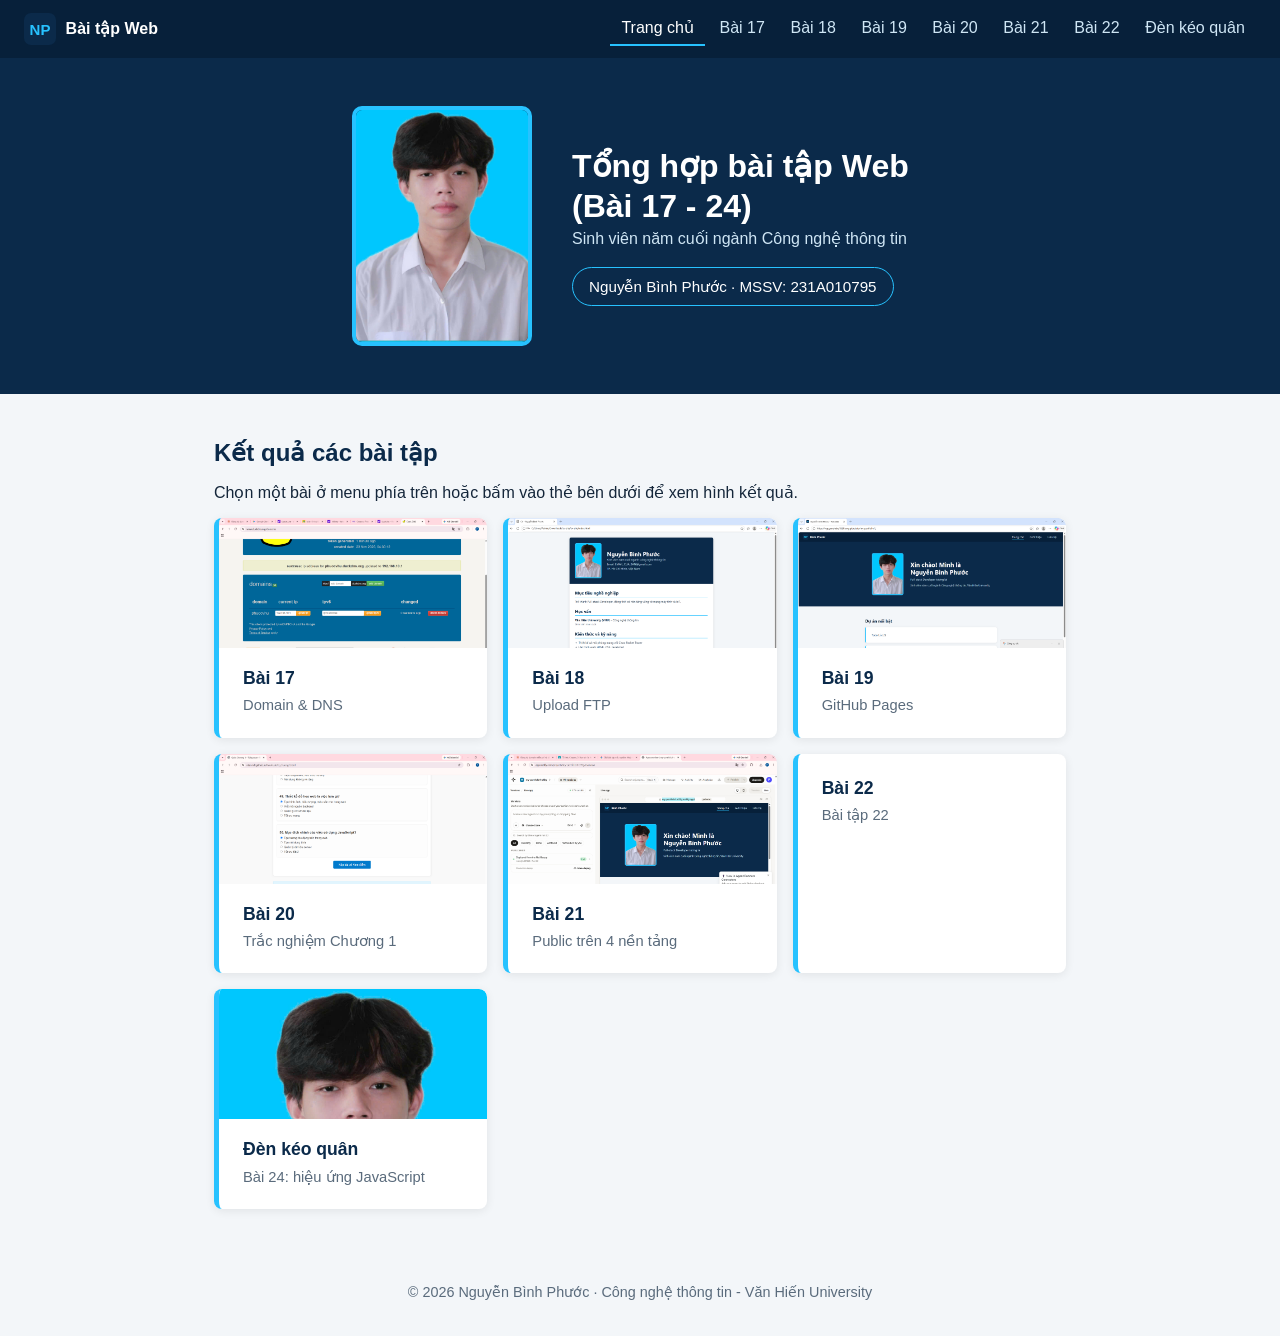
<file: baitap-web/index.html>
<!DOCTYPE html>
<html lang="vi">
<head>
    <meta charset="UTF-8">
    <meta name="viewport" content="width=device-width, initial-scale=1.0">
    <title>Bài tập Web - Nguyễn Bình Phước</title>
    <link rel="icon" href="images/logo.svg" type="image/svg+xml">
    <link rel="stylesheet" href="css/style.css">
</head>
<body>
    <nav>
        <a class="brand" href="index.html"><img src="images/logo.svg" alt="Logo NP" width="32" height="32"><span>Bài tập Web</span></a>
        <div class="links">
            <a href="index.html" class="active" aria-current="page">Trang chủ</a>
            <a href="bai17.html">Bài 17</a>
            <a href="bai18.html">Bài 18</a>
            <a href="bai19.html">Bài 19</a>
            <a href="bai20.html">Bài 20</a>
            <a href="bai21.html">Bài 21</a>
            <a href="bai22.html">Bài 22</a>
            <a href="den-keo-quan.html">Đèn kéo quân</a>
        </div>
    </nav>

    <header class="page-head hero">
        <img class="avatar" src="images/avatar.jpg" alt="Ảnh chân dung Nguyễn Bình Phước" width="180" height="240">
        <div>
            <h1>Tổng hợp bài tập Web (Bài 17 - 24)</h1>
            <p>Sinh viên năm cuối ngành Công nghệ thông tin</p>
            <div class="sv-info"><span data-sv="ten"></span> · MSSV: <span data-sv="mssv"></span></div>
        </div>
    </header>

    <main>
        <h2>Kết quả các bài tập</h2>
        <p>Chọn một bài ở menu phía trên hoặc bấm vào thẻ bên dưới để xem hình kết quả.</p>
        <div class="grid">
            <a class="card" href="bai17.html"><img class="thumb" src="images/results/bai17-1.png" alt="" loading="lazy" onerror="this.remove()"><strong>Bài 17</strong><span>Domain & DNS</span></a>
            <a class="card" href="bai18.html"><img class="thumb" src="images/results/bai18-1.png" alt="" loading="lazy" onerror="this.remove()"><strong>Bài 18</strong><span>Upload FTP</span></a>
            <a class="card" href="bai19.html"><img class="thumb" src="images/results/bai19-1.png" alt="" loading="lazy" onerror="this.remove()"><strong>Bài 19</strong><span>GitHub Pages</span></a>
            <a class="card" href="bai20.html"><img class="thumb" src="images/results/bai20-1.png" alt="" loading="lazy" onerror="this.remove()"><strong>Bài 20</strong><span>Trắc nghiệm Chương 1</span></a>
            <a class="card" href="bai21.html"><img class="thumb" src="images/results/bai21-2.png" alt="" loading="lazy" onerror="this.remove()"><strong>Bài 21</strong><span>Public trên 4 nền tảng</span></a>
            <a class="card" href="bai22.html"><strong>Bài 22</strong><span>Bài tập 22</span></a>
            <a class="card" href="den-keo-quan.html"><img class="thumb" src="images/lantern1.jpg" alt="" loading="lazy" onerror="this.remove()"><strong>Đèn kéo quân</strong><span>Bài 24: hiệu ứng JavaScript</span></a>
        </div>
    </main>

    <footer>© 2026 <span data-sv="ten"></span> · <span data-sv="lop"></span></footer>
    <script src="js/config.js"></script>
    <script src="js/site.js"></script>
</body>
</html>
</file>
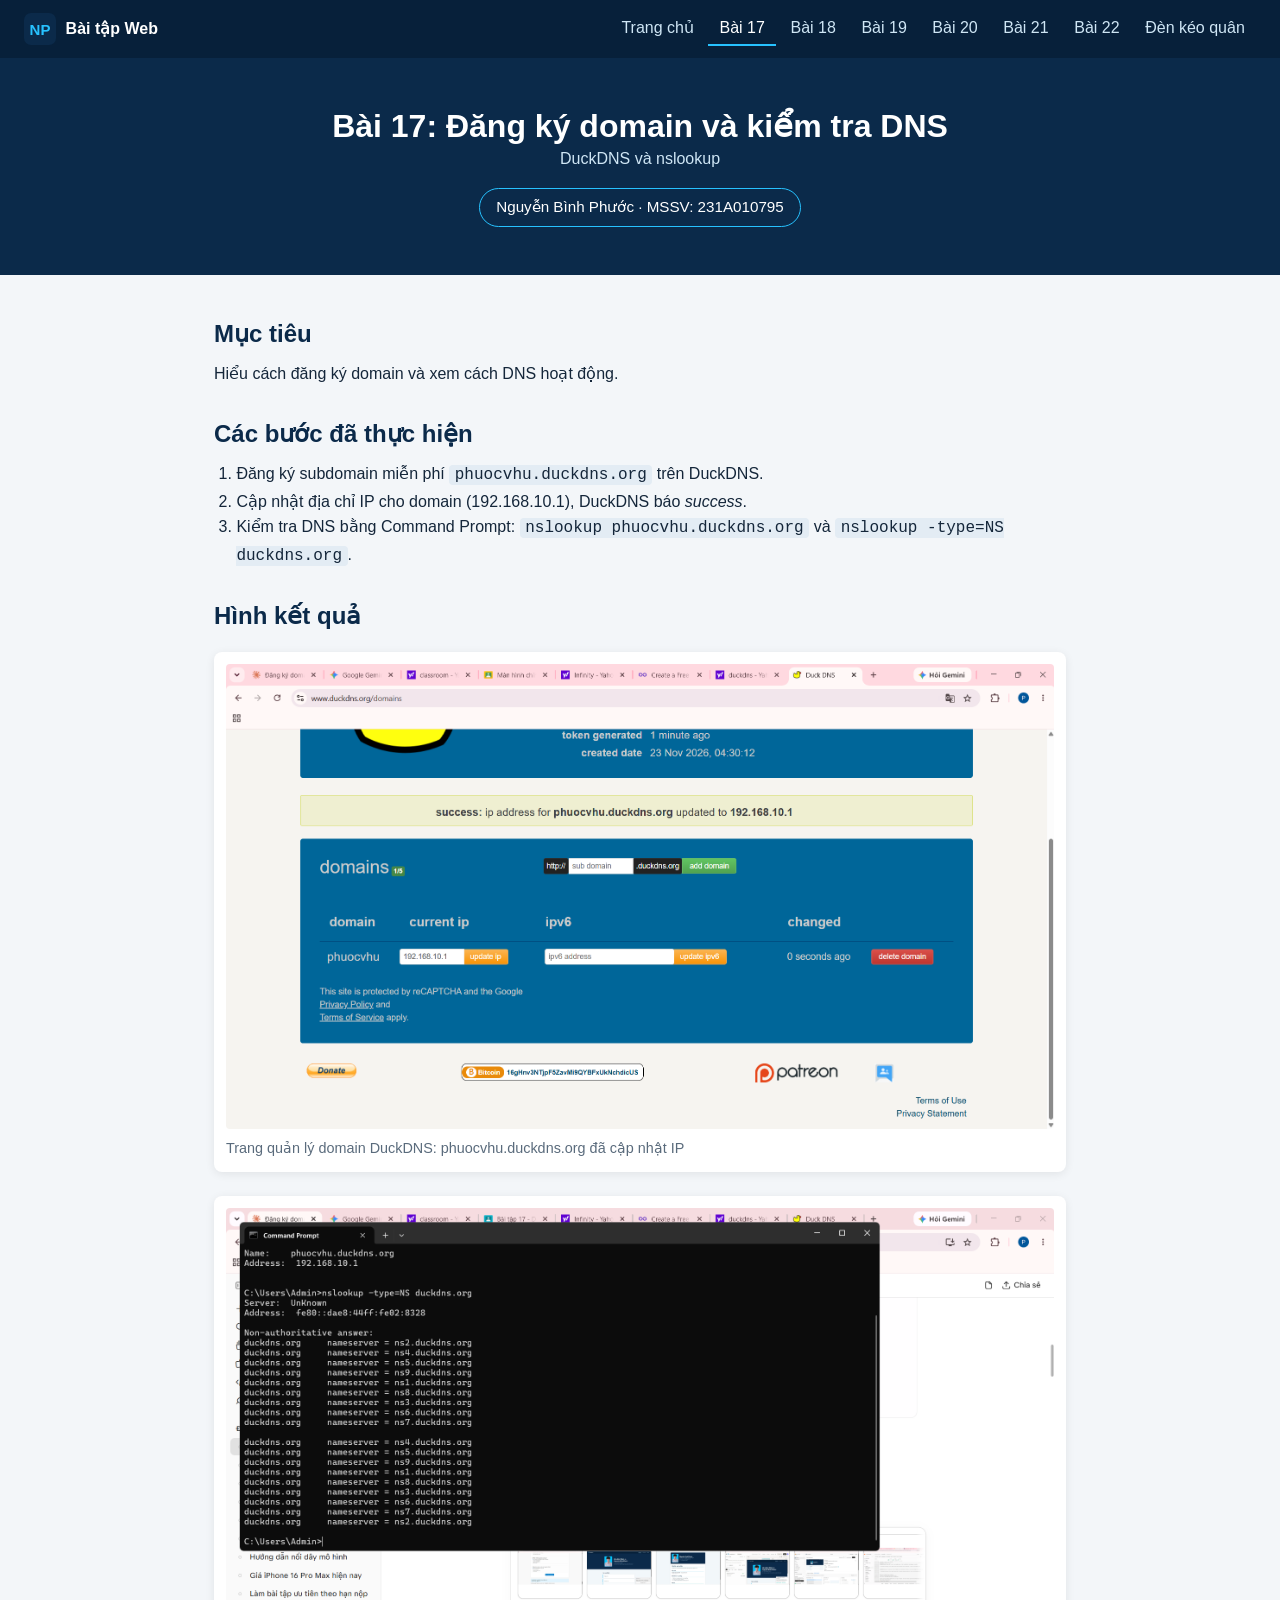
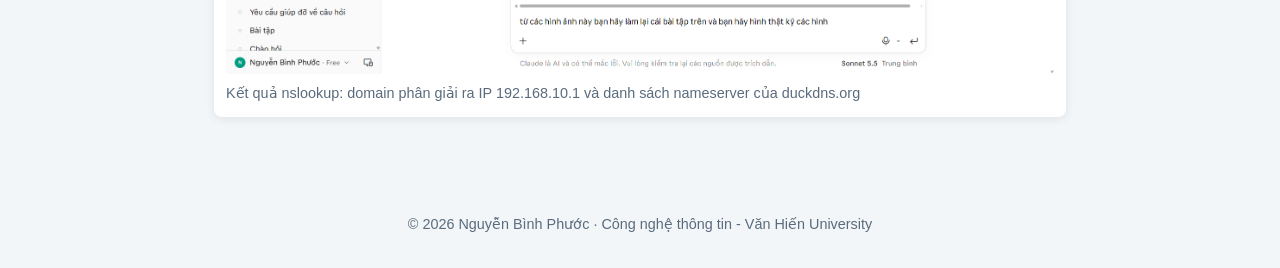
<file: baitap-web/bai17.html>
<!DOCTYPE html>
<html lang="vi">
<head>
    <meta charset="UTF-8">
    <meta name="viewport" content="width=device-width, initial-scale=1.0">
    <title>Bài 17 - Domain & DNS</title>
    <link rel="icon" href="images/logo.svg" type="image/svg+xml">
    <link rel="stylesheet" href="css/style.css">
</head>
<body>
    <nav>
        <a class="brand" href="index.html"><img src="images/logo.svg" alt="Logo NP" width="32" height="32"><span>Bài tập Web</span></a>
        <div class="links">
            <a href="index.html">Trang chủ</a>
            <a href="bai17.html" class="active" aria-current="page">Bài 17</a>
            <a href="bai18.html">Bài 18</a>
            <a href="bai19.html">Bài 19</a>
            <a href="bai20.html">Bài 20</a>
            <a href="bai21.html">Bài 21</a>
            <a href="bai22.html">Bài 22</a>
            <a href="den-keo-quan.html">Đèn kéo quân</a>
        </div>
    </nav>

    <header class="page-head">
        <h1>Bài 17: Đăng ký domain và kiểm tra DNS</h1>
        <p>DuckDNS và nslookup</p>
        <div class="sv-info"><span data-sv="ten"></span> · MSSV: <span data-sv="mssv"></span></div>
    </header>

    <main>
        <h2>Mục tiêu</h2>
        <p>Hiểu cách đăng ký domain và xem cách DNS hoạt động.</p>
        <h2>Các bước đã thực hiện</h2>
        <ol>
            <li>Đăng ký subdomain miễn phí <code>phuocvhu.duckdns.org</code> trên DuckDNS.</li>
            <li>Cập nhật địa chỉ IP cho domain (192.168.10.1), DuckDNS báo <em>success</em>.</li>
            <li>Kiểm tra DNS bằng Command Prompt: <code>nslookup phuocvhu.duckdns.org</code> và <code>nslookup -type=NS duckdns.org</code>.</li>
        </ol>
        <h2>Hình kết quả</h2>
        <figure class="result">
            <img class="shot" src="images/results/bai17-1.png" alt="Trang quản lý domain DuckDNS: phuocvhu.duckdns.org đã cập nhật IP">
            <figcaption>Trang quản lý domain DuckDNS: phuocvhu.duckdns.org đã cập nhật IP</figcaption>
        </figure>
        <figure class="result">
            <img class="shot" src="images/results/bai17-2.png" alt="Kết quả nslookup: domain phân giải ra IP 192.168.10.1 và danh sách nameserver của duckdns.org">
            <figcaption>Kết quả nslookup: domain phân giải ra IP 192.168.10.1 và danh sách nameserver của duckdns.org</figcaption>
        </figure>
    </main>

    <footer>© 2026 <span data-sv="ten"></span> · <span data-sv="lop"></span></footer>
    <script src="js/config.js"></script>
    <script src="js/site.js"></script>
</body>
</html>
</file>
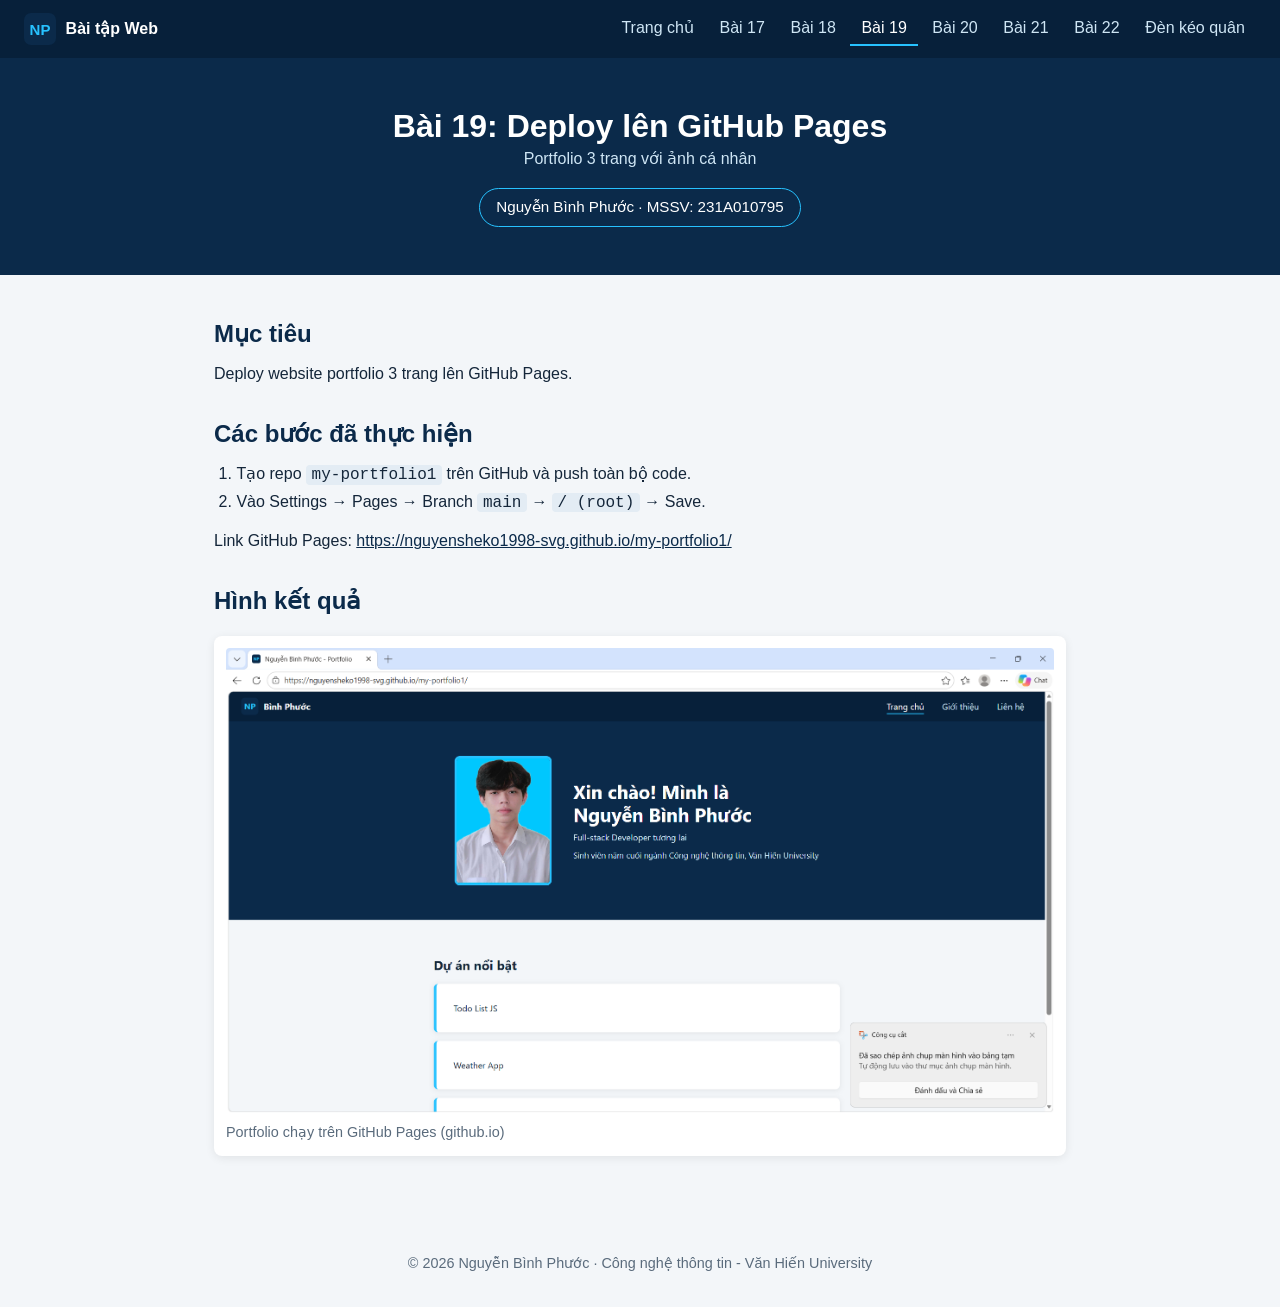
<file: baitap-web/bai19.html>
<!DOCTYPE html>
<html lang="vi">
<head>
    <meta charset="UTF-8">
    <meta name="viewport" content="width=device-width, initial-scale=1.0">
    <title>Bài 19 - GitHub Pages</title>
    <link rel="icon" href="images/logo.svg" type="image/svg+xml">
    <link rel="stylesheet" href="css/style.css">
</head>
<body>
    <nav>
        <a class="brand" href="index.html"><img src="images/logo.svg" alt="Logo NP" width="32" height="32"><span>Bài tập Web</span></a>
        <div class="links">
            <a href="index.html">Trang chủ</a>
            <a href="bai17.html">Bài 17</a>
            <a href="bai18.html">Bài 18</a>
            <a href="bai19.html" class="active" aria-current="page">Bài 19</a>
            <a href="bai20.html">Bài 20</a>
            <a href="bai21.html">Bài 21</a>
            <a href="bai22.html">Bài 22</a>
            <a href="den-keo-quan.html">Đèn kéo quân</a>
        </div>
    </nav>

    <header class="page-head">
        <h1>Bài 19: Deploy lên GitHub Pages</h1>
        <p>Portfolio 3 trang với ảnh cá nhân</p>
        <div class="sv-info"><span data-sv="ten"></span> · MSSV: <span data-sv="mssv"></span></div>
    </header>

    <main>
        <h2>Mục tiêu</h2>
        <p>Deploy website portfolio 3 trang lên GitHub Pages.</p>
        <h2>Các bước đã thực hiện</h2>
        <ol>
            <li>Tạo repo <code>my-portfolio1</code> trên GitHub và push toàn bộ code.</li>
            <li>Vào Settings → Pages → Branch <code>main</code> → <code>/ (root)</code> → Save.</li>
        </ol>
        <p>Link GitHub Pages: <a data-link="githubPages" href="#"></a></p>
        <h2>Hình kết quả</h2>
        <figure class="result">
            <img class="shot" src="images/results/bai19-1.png" alt="Portfolio chạy trên GitHub Pages (github.io)">
            <figcaption>Portfolio chạy trên GitHub Pages (github.io)</figcaption>
        </figure>
    </main>

    <footer>© 2026 <span data-sv="ten"></span> · <span data-sv="lop"></span></footer>
    <script src="js/config.js"></script>
    <script src="js/site.js"></script>
</body>
</html>
</file>
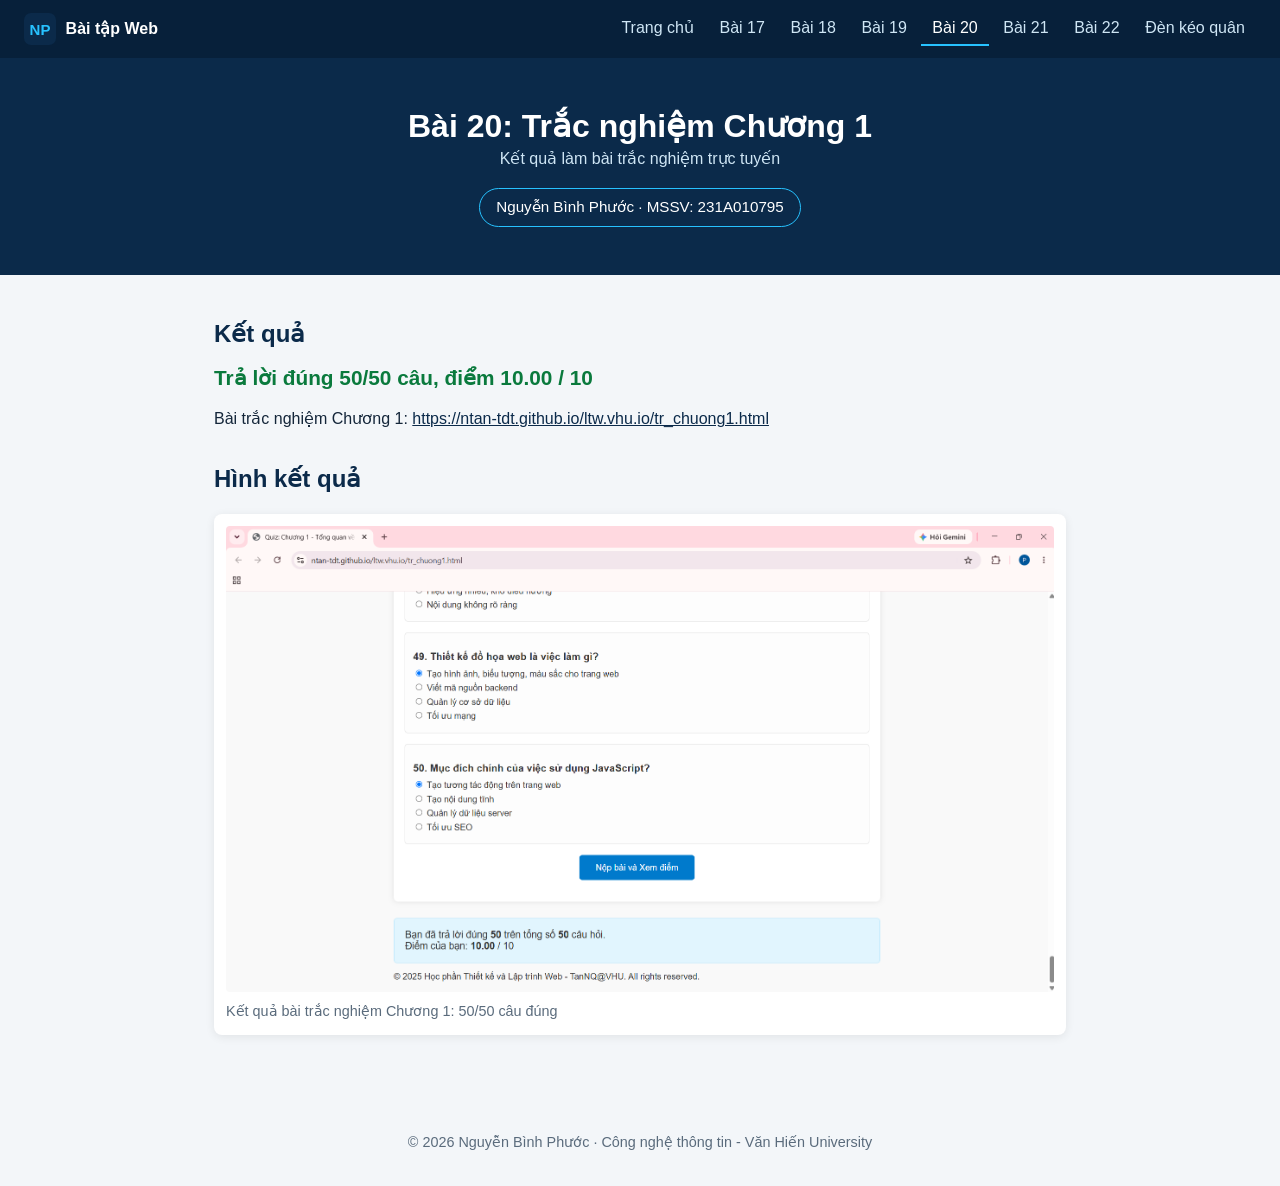
<file: baitap-web/bai20.html>
<!DOCTYPE html>
<html lang="vi">
<head>
    <meta charset="UTF-8">
    <meta name="viewport" content="width=device-width, initial-scale=1.0">
    <title>Bài 20 - Trắc nghiệm Chương 1</title>
    <link rel="icon" href="images/logo.svg" type="image/svg+xml">
    <link rel="stylesheet" href="css/style.css">
</head>
<body>
    <nav>
        <a class="brand" href="index.html"><img src="images/logo.svg" alt="Logo NP" width="32" height="32"><span>Bài tập Web</span></a>
        <div class="links">
            <a href="index.html">Trang chủ</a>
            <a href="bai17.html">Bài 17</a>
            <a href="bai18.html">Bài 18</a>
            <a href="bai19.html">Bài 19</a>
            <a href="bai20.html" class="active" aria-current="page">Bài 20</a>
            <a href="bai21.html">Bài 21</a>
            <a href="bai22.html">Bài 22</a>
            <a href="den-keo-quan.html">Đèn kéo quân</a>
        </div>
    </nav>

    <header class="page-head">
        <h1>Bài 20: Trắc nghiệm Chương 1</h1>
        <p>Kết quả làm bài trắc nghiệm trực tuyến</p>
        <div class="sv-info"><span data-sv="ten"></span> · MSSV: <span data-sv="mssv"></span></div>
    </header>

    <main>
        <h2>Kết quả</h2>
        <p class="score">Trả lời đúng 50/50 câu, điểm 10.00 / 10</p>
        <p>Bài trắc nghiệm Chương 1: <a data-link="quiz" href="#"></a></p>
        <h2>Hình kết quả</h2>
        <figure class="result">
            <img class="shot" src="images/results/bai20-1.png" alt="Kết quả bài trắc nghiệm Chương 1: 50/50 câu đúng">
            <figcaption>Kết quả bài trắc nghiệm Chương 1: 50/50 câu đúng</figcaption>
        </figure>
    </main>

    <footer>© 2026 <span data-sv="ten"></span> · <span data-sv="lop"></span></footer>
    <script src="js/config.js"></script>
    <script src="js/site.js"></script>
</body>
</html>
</file>
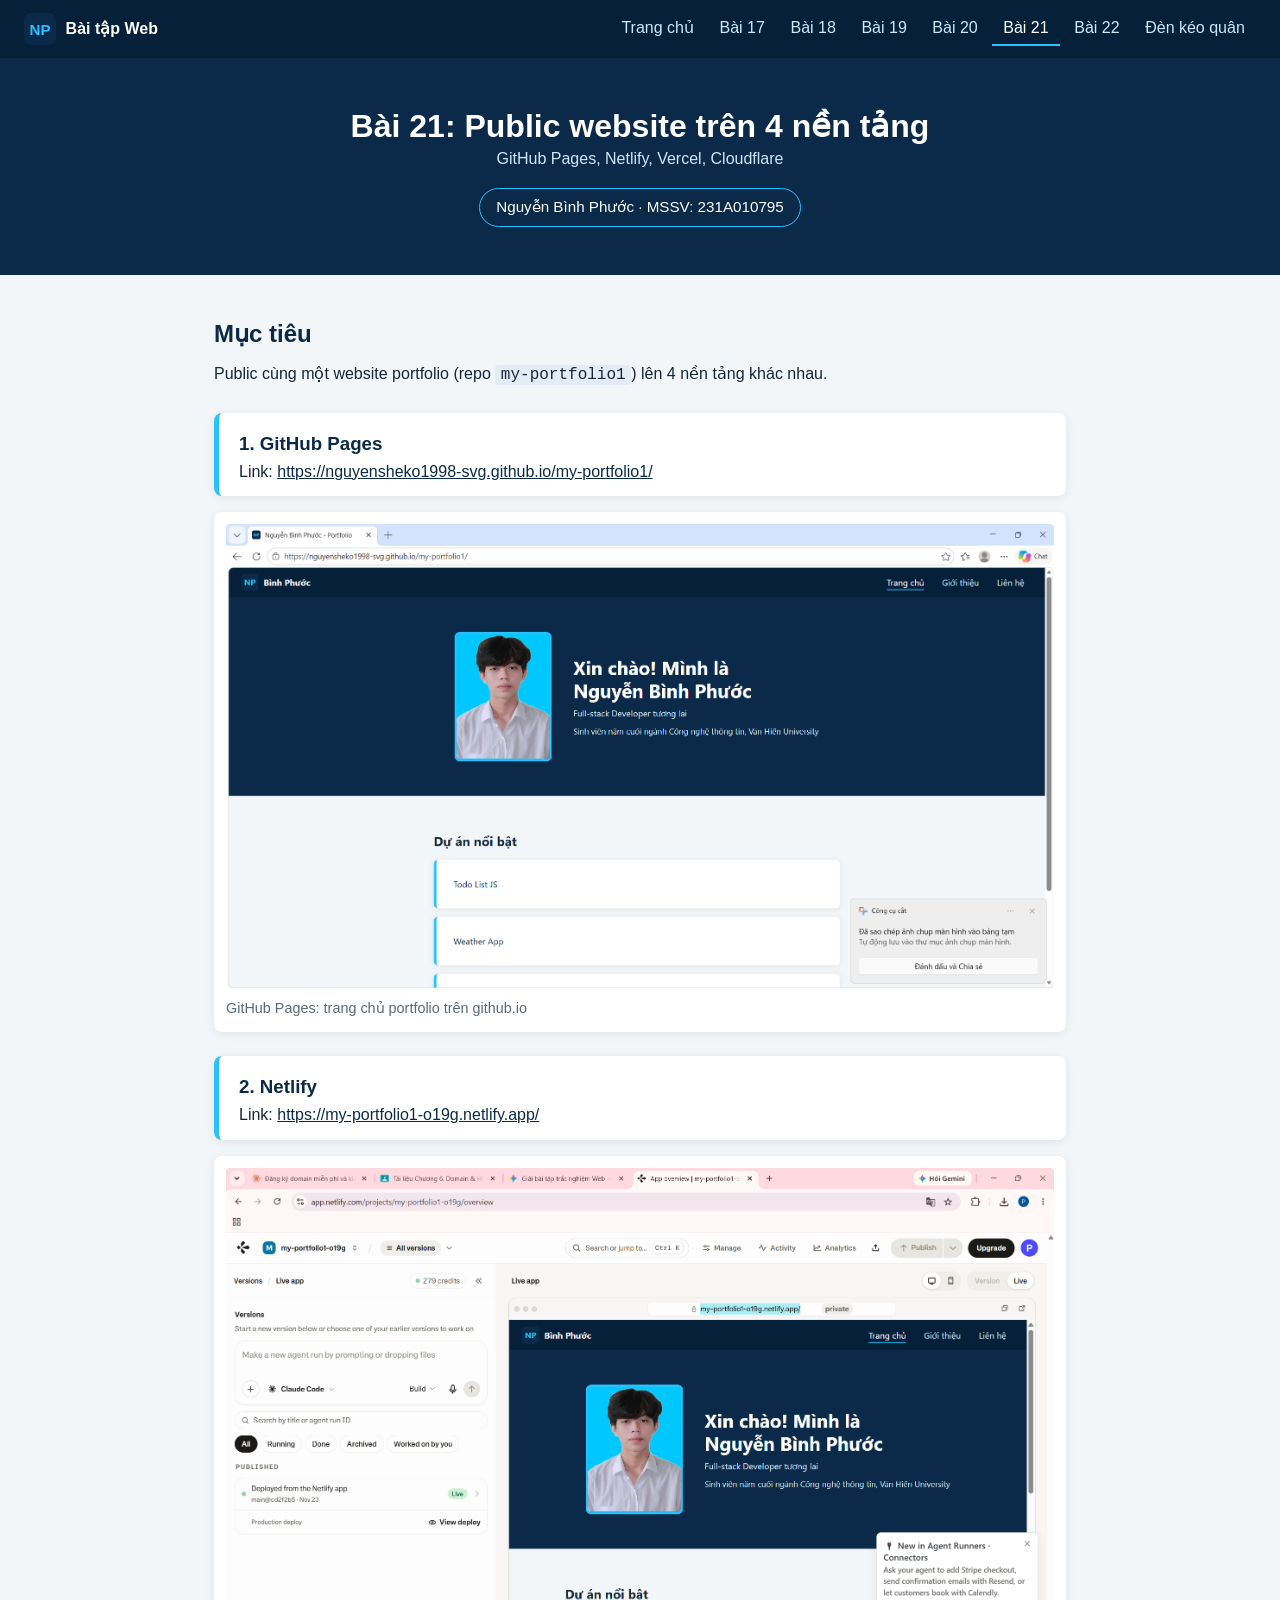
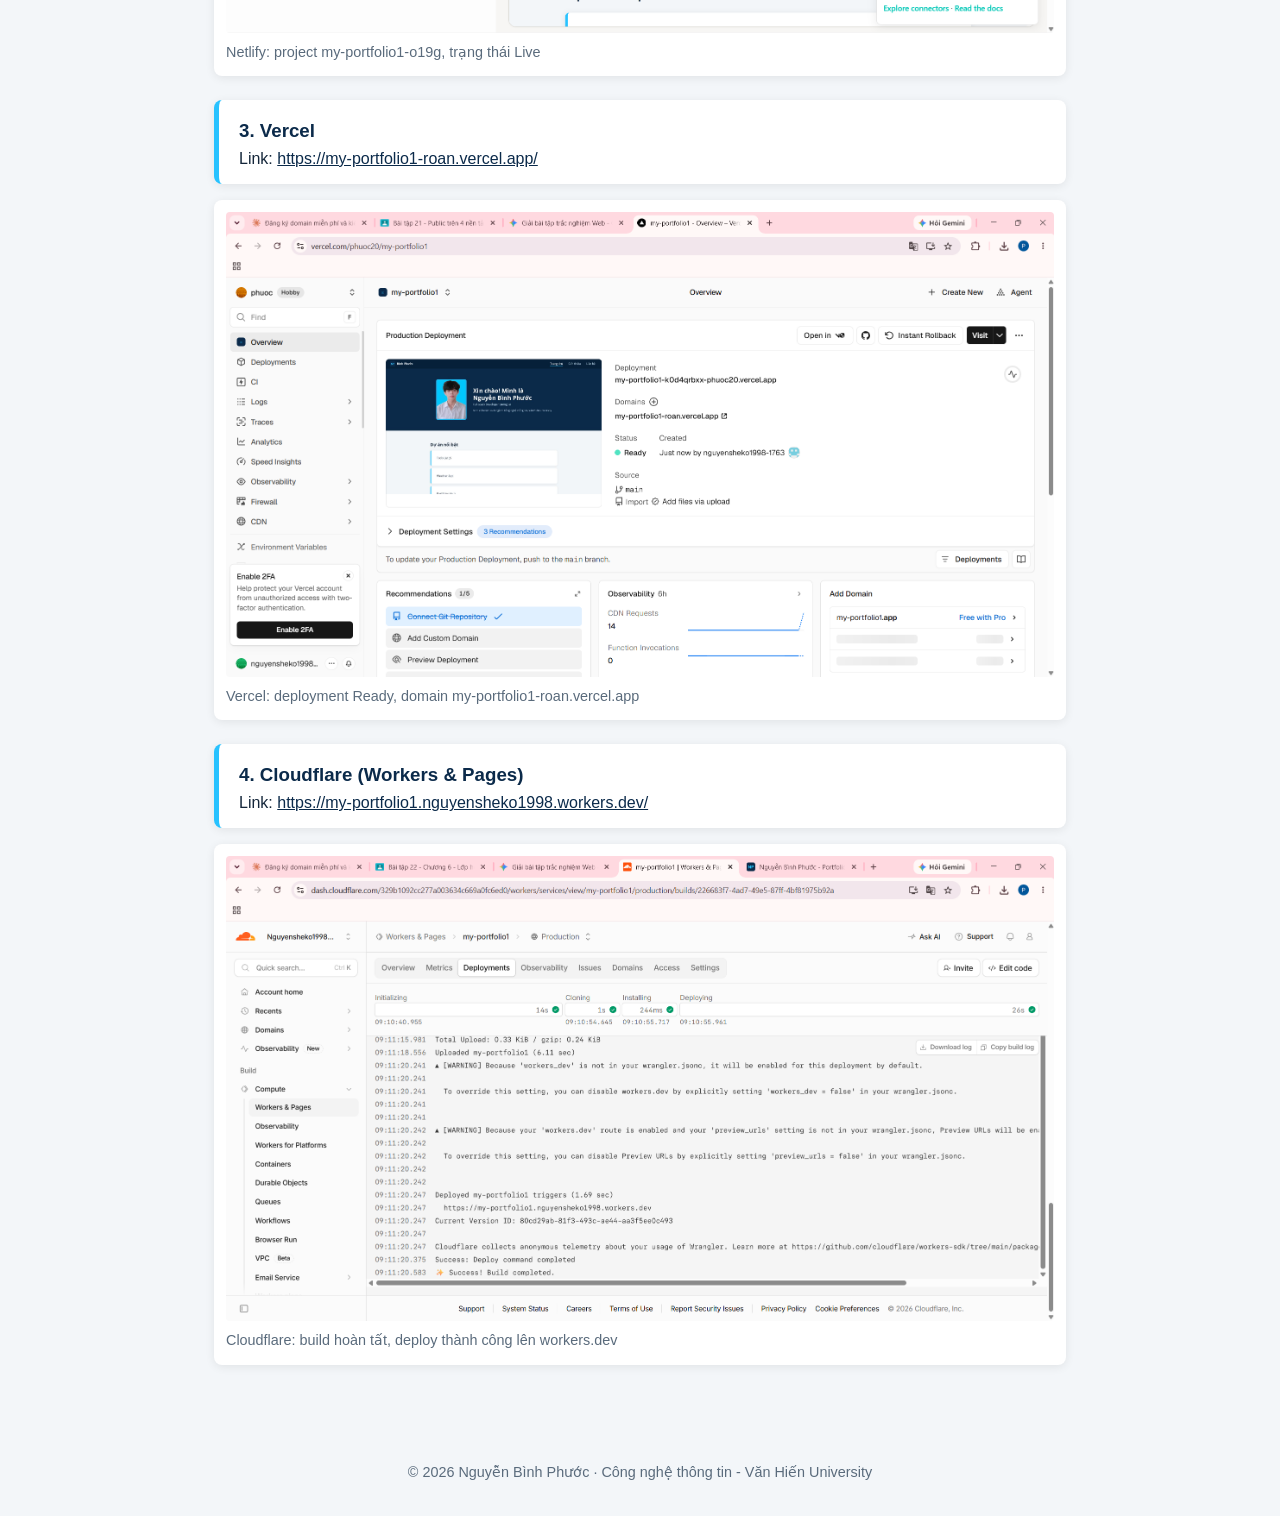
<file: baitap-web/bai21.html>
<!DOCTYPE html>
<html lang="vi">
<head>
    <meta charset="UTF-8">
    <meta name="viewport" content="width=device-width, initial-scale=1.0">
    <title>Bài 21 - Public trên 4 nền tảng</title>
    <link rel="icon" href="images/logo.svg" type="image/svg+xml">
    <link rel="stylesheet" href="css/style.css">
</head>
<body>
    <nav>
        <a class="brand" href="index.html"><img src="images/logo.svg" alt="Logo NP" width="32" height="32"><span>Bài tập Web</span></a>
        <div class="links">
            <a href="index.html">Trang chủ</a>
            <a href="bai17.html">Bài 17</a>
            <a href="bai18.html">Bài 18</a>
            <a href="bai19.html">Bài 19</a>
            <a href="bai20.html">Bài 20</a>
            <a href="bai21.html" class="active" aria-current="page">Bài 21</a>
            <a href="bai22.html">Bài 22</a>
            <a href="den-keo-quan.html">Đèn kéo quân</a>
        </div>
    </nav>

    <header class="page-head">
        <h1>Bài 21: Public website trên 4 nền tảng</h1>
        <p>GitHub Pages, Netlify, Vercel, Cloudflare</p>
        <div class="sv-info"><span data-sv="ten"></span> · MSSV: <span data-sv="mssv"></span></div>
    </header>

    <main>
        <h2>Mục tiêu</h2>
        <p>Public cùng một website portfolio (repo <code>my-portfolio1</code>) lên 4 nền tảng khác nhau.</p>
        <div class="platform">
            <h3>1. GitHub Pages</h3>
            <p>Link: <a data-link="githubPages" href="#"></a></p>
            
        </div>
        <figure class="result">
            <img class="shot" src="images/results/bai21-1.png" alt="GitHub Pages: trang chủ portfolio trên github.io">
            <figcaption>GitHub Pages: trang chủ portfolio trên github.io</figcaption>
        </figure>
        <div class="platform">
            <h3>2. Netlify</h3>
            <p>Link: <a data-link="netlify" href="#"></a></p>
            
        </div>
        <figure class="result">
            <img class="shot" src="images/results/bai21-2.png" alt="Netlify: project my-portfolio1-o19g, trạng thái Live">
            <figcaption>Netlify: project my-portfolio1-o19g, trạng thái Live</figcaption>
        </figure>
        <div class="platform">
            <h3>3. Vercel</h3>
            <p>Link: <a data-link="vercel" href="#"></a></p>
            
        </div>
        <figure class="result">
            <img class="shot" src="images/results/bai21-3.png" alt="Vercel: deployment Ready, domain my-portfolio1-roan.vercel.app">
            <figcaption>Vercel: deployment Ready, domain my-portfolio1-roan.vercel.app</figcaption>
        </figure>
        <div class="platform">
            <h3>4. Cloudflare (Workers &amp; Pages)</h3>
            <p>Link: <a data-link="cloudflare" href="#"></a></p>
            
        </div>
        <figure class="result">
            <img class="shot" src="images/results/bai21-4.png" alt="Cloudflare: build hoàn tất, deploy thành công lên workers.dev">
            <figcaption>Cloudflare: build hoàn tất, deploy thành công lên workers.dev</figcaption>
        </figure>
    </main>

    <footer>© 2026 <span data-sv="ten"></span> · <span data-sv="lop"></span></footer>
    <script src="js/config.js"></script>
    <script src="js/site.js"></script>
</body>
</html>
</file>
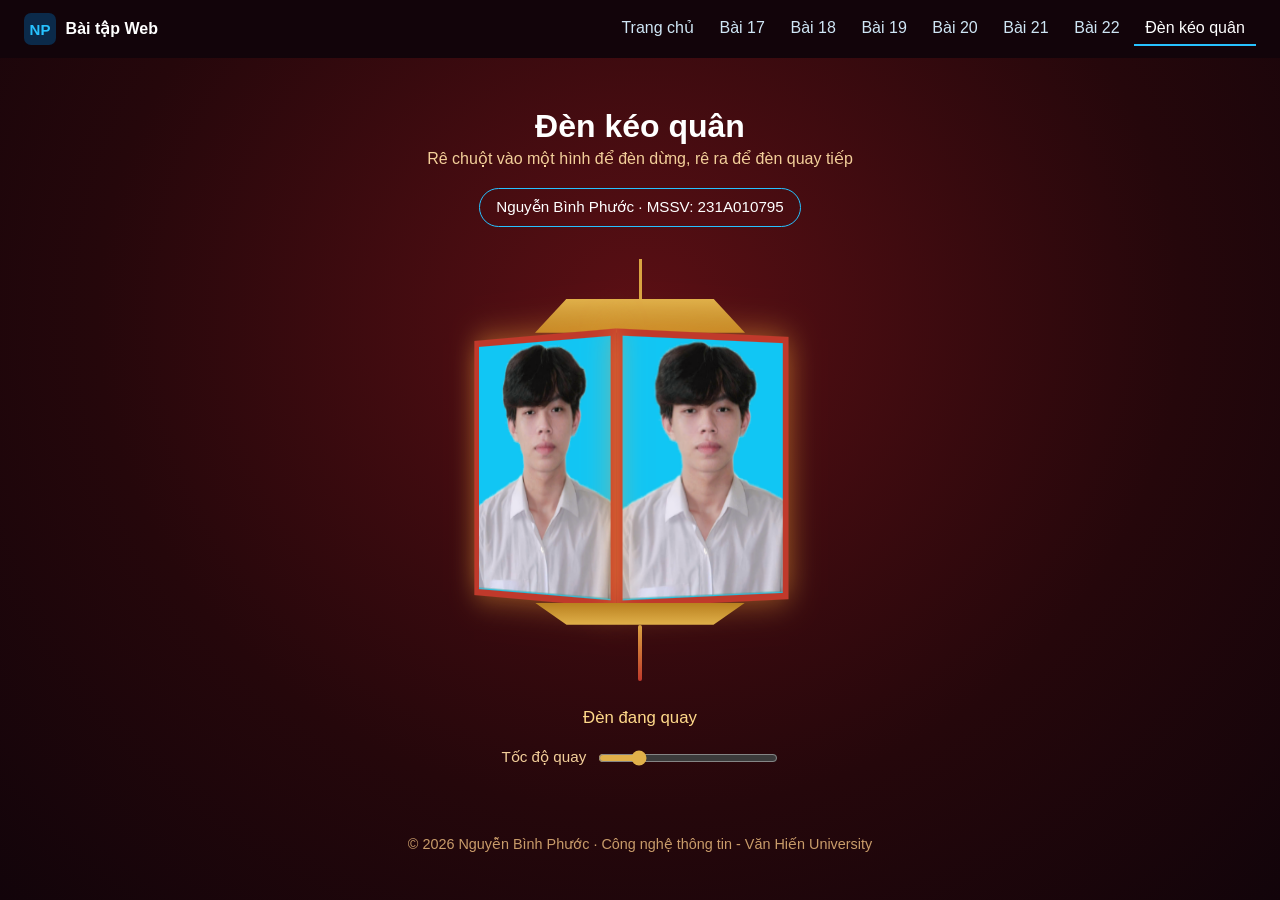
<file: baitap-web/den-keo-quan.html>
<!DOCTYPE html>
<html lang="vi">
<head>
    <meta charset="UTF-8">
    <meta name="viewport" content="width=device-width, initial-scale=1.0">
    <title>Đèn kéo quân</title>
    <link rel="icon" href="images/logo.svg" type="image/svg+xml">
    <link rel="stylesheet" href="css/style.css">
</head>
<body class="lantern-page">
    <nav>
        <a class="brand" href="index.html"><img src="images/logo.svg" alt="Logo NP" width="32" height="32"><span>Bài tập Web</span></a>
        <div class="links">
            <a href="index.html">Trang chủ</a>
            <a href="bai17.html">Bài 17</a>
            <a href="bai18.html">Bài 18</a>
            <a href="bai19.html">Bài 19</a>
            <a href="bai20.html">Bài 20</a>
            <a href="bai21.html">Bài 21</a>
            <a href="bai22.html">Bài 22</a>
            <a href="den-keo-quan.html" class="active" aria-current="page">Đèn kéo quân</a>
        </div>
    </nav>

    <header class="page-head">
        <h1>Đèn kéo quân</h1>
        <p>Rê chuột vào một hình để đèn dừng, rê ra để đèn quay tiếp</p>
        <div class="sv-info"><span data-sv="ten"></span> · MSSV: <span data-sv="mssv"></span></div>
    </header>

    <section class="stage">
        <div class="hanger"></div>
        <div class="cap"></div>
        <div class="scene">
            <div class="lantern" id="lantern">
                    <div class="face" data-name="hình 1"><img src="images/lantern1.jpg" alt="Hình 1 trên đèn kéo quân" draggable="false"></div>
                    <div class="face" data-name="hình 2"><img src="images/lantern2.jpg" alt="Hình 2 trên đèn kéo quân" draggable="false"></div>
                    <div class="face" data-name="hình 3"><img src="images/lantern3.jpg" alt="Hình 3 trên đèn kéo quân" draggable="false"></div>
                    <div class="face" data-name="hình 4"><img src="images/lantern4.jpg" alt="Hình 4 trên đèn kéo quân" draggable="false"></div>
                    <div class="face" data-name="hình 5"><img src="images/lantern5.jpg" alt="Hình 5 trên đèn kéo quân" draggable="false"></div>
                    <div class="face" data-name="hình 6"><img src="images/lantern6.jpg" alt="Hình 6 trên đèn kéo quân" draggable="false"></div>
            </div>
        </div>
        <div class="base"></div>
        <div class="tassel"></div>

        <div class="controls">
            <p id="status" aria-live="polite">Đèn đang quay</p>
            <label>Tốc độ quay <input type="range" id="speed" min="5" max="90" value="22"></label>
        </div>
    </section>

    <footer>© 2026 <span data-sv="ten"></span> · <span data-sv="lop"></span></footer>
    <script src="js/config.js"></script>
    <script src="js/site.js"></script>
    <script src="js/lantern.js"></script>
</body>
</html>
</file>
<file: baitap-web/css/style.css>
* { margin: 0; padding: 0; box-sizing: border-box; }

:root {
    --navy: #0b2a4a;
    --navy-deep: #07203a;
    --cyan: #27c2ff;
    --paper: #f3f6f9;
    --ink: #14263a;
    --muted: #5a6b7c;
}

body { font-family: 'Segoe UI', sans-serif; line-height: 1.6; background: var(--paper); color: var(--ink); }
a { color: var(--navy); }
a:focus-visible, button:focus-visible, input:focus-visible { outline: 3px solid var(--cyan); outline-offset: 3px; }

/* Menu chính */
nav { background: var(--navy-deep); padding: .75rem 1.5rem; display: flex; align-items: center; justify-content: space-between; flex-wrap: wrap; gap: .5rem; }
nav .brand { display: flex; align-items: center; gap: .6rem; color: white; font-weight: 700; text-decoration: none; }
nav .links { display: flex; flex-wrap: wrap; gap: .25rem .2rem; }
nav .links a { color: #cfe6f5; padding: .2rem .7rem; text-decoration: none; border-bottom: 2px solid transparent; }
nav .links a:hover { color: white; }
nav .links a.active { color: white; border-bottom-color: var(--cyan); }

/* Đầu trang */
.page-head { background: var(--navy); color: white; text-align: center; padding: 3rem 1.5rem; }
.page-head h1 { font-size: 2rem; line-height: 1.25; }
.page-head p { color: #cfe6f5; }
.sv-info { display: inline-block; margin-top: 1rem; padding: .4rem 1rem; border: 1px solid var(--cyan); border-radius: 999px; font-size: .95rem; color: white; }
.todo { background: #ffe066; color: #5b4500; padding: 0 .35rem; border-radius: 4px; font-weight: 700; }

.hero { display: flex; align-items: center; justify-content: center; gap: 2.5rem; flex-wrap: wrap; text-align: left; }
.hero h1 { max-width: 20ch; }
.avatar { width: 180px; height: 240px; object-fit: cover; border-radius: 10px; border: 4px solid var(--cyan); background: var(--cyan); }

main { max-width: 900px; margin: 0 auto; padding: 2.5rem 1.5rem; }
main h2 { margin: 1.75rem 0 .5rem; color: var(--navy); }
main h2:first-child { margin-top: 0; }
main p, main ul, main ol { margin-bottom: .75rem; }
main ul, main ol { padding-left: 1.4rem; }
code, pre { font-family: Consolas, 'Courier New', monospace; }
pre { background: #0f2238; color: #d7ecfb; padding: 1rem; border-radius: 8px; overflow-x: auto; margin-bottom: 1rem; }
:not(pre) > code { background: #e3ecf4; padding: .05rem .35rem; border-radius: 4px; }

/* Thẻ bài tập ở trang chủ */
.grid { display: grid; grid-template-columns: repeat(auto-fill, minmax(250px, 1fr)); gap: 1rem; }
.card { display: block; background: white; border-radius: 8px; border-left: 5px solid var(--cyan); padding: 1.25rem 1.5rem; text-decoration: none; color: var(--ink); box-shadow: 0 2px 10px rgba(0,0,0,.08); }
.card:hover { box-shadow: 0 4px 16px rgba(0,0,0,.16); }
.card strong { display: block; color: var(--navy); font-size: 1.1rem; }
.card span { color: var(--muted); font-size: .92rem; }

/* Khung ảnh kết quả */
figure.result { margin: 1rem 0 1.5rem; background: white; padding: .75rem; border-radius: 8px; box-shadow: 0 2px 10px rgba(0,0,0,.08); }
figure.result img { display: block; max-width: 100%; border-radius: 4px; }
figure.result figcaption { color: var(--muted); font-size: .9rem; margin-top: .5rem; }
.shot-missing { border: 2px dashed #9fb3c6; background: #eef3f8; color: var(--muted); padding: 2.5rem 1rem; text-align: center; border-radius: 6px; }

.note { background: #fff8db; border-left: 5px solid #f2c200; padding: 1rem 1.25rem; border-radius: 6px; margin: 1rem 0; }

footer { text-align: center; padding: 2rem 1rem; color: var(--muted); font-size: .9rem; }

@media (max-width: 600px) {
    .hero { text-align: center; }
    .page-head h1 { font-size: 1.6rem; }
}

/* ===== Trang Đèn kéo quân ===== */
body.lantern-page { background: radial-gradient(ellipse at 50% 35%, #5a0f14 0%, #25070b 60%, #12040a 100%); color: #ffe9c2; min-height: 100vh; }
.lantern-page nav { background: #12040a; }
.lantern-page .page-head { background: transparent; padding-bottom: 1rem; }
.lantern-page .page-head p { color: #f3cf9a; }
.lantern-page footer { color: #c99c6a; }

.stage { display: flex; flex-direction: column; align-items: center; padding: 1rem 1rem 2rem; }
.hanger { width: 3px; height: 40px; background: #d9a441; }
.cap { width: 210px; height: 34px; background: linear-gradient(#e0b04a, #b9801f); clip-path: polygon(15% 0, 85% 0, 100% 100%, 0 100%); }
.scene { perspective: 1200px; width: 340px; height: 270px; display: flex; align-items: center; justify-content: center; }
.lantern { position: relative; width: 170px; height: 240px; transform-style: preserve-3d; }
.face {
    position: absolute; inset: 0;
    backface-visibility: hidden;
    border: 6px solid #c0392b;
    outline: 2px solid #e0b04a; outline-offset: -8px;
    background: #fff3d6;
    box-shadow: 0 0 28px rgba(255, 170, 60, .55), inset 0 0 22px rgba(255, 150, 40, .45);
    cursor: pointer;
    transition: box-shadow .2s, filter .2s;
}
.face img { width: 100%; height: 100%; object-fit: cover; display: block; filter: sepia(.12) saturate(1.05); }
.face.hot { box-shadow: 0 0 46px rgba(255, 210, 90, .95), inset 0 0 22px rgba(255, 200, 80, .6); filter: brightness(1.08); }
.base { width: 210px; height: 22px; background: linear-gradient(#b9801f, #e0b04a); clip-path: polygon(0 0, 100% 0, 85% 100%, 15% 100%); }
.tassel { width: 4px; height: 56px; background: linear-gradient(#d9a441, #c0392b); border-radius: 2px; }

.controls { margin-top: 1.5rem; text-align: center; }
#status { font-size: 1.05rem; margin-bottom: .75rem; color: #ffd98a; }
.controls label { color: #f3cf9a; font-size: .95rem; }
.controls input[type=range] { vertical-align: middle; width: 180px; margin-left: .5rem; accent-color: #e0b04a; }

@media (max-width: 480px) {
    .scene { transform: scale(.8); margin: -20px 0; }
}

/* Ảnh thu nhỏ trên thẻ ở trang chủ */
.card .thumb { display: block; width: calc(100% + 3rem); margin: -1.25rem -1.5rem 1rem; height: 130px; object-fit: cover; object-position: top; border-radius: 0 8px 0 0; background: #dbe6f0; }
.card { overflow: hidden; }
.platform { background: white; border-left: 5px solid var(--cyan); border-radius: 8px; padding: 1rem 1.25rem .25rem; margin: 1.5rem 0 0; box-shadow: 0 2px 10px rgba(0,0,0,.08); }
.platform h3 { color: var(--navy); }
.platform p { margin-bottom: .5rem; }
.score { font-size: 1.3rem; font-weight: 700; color: #0a7a3d; }
</file>
